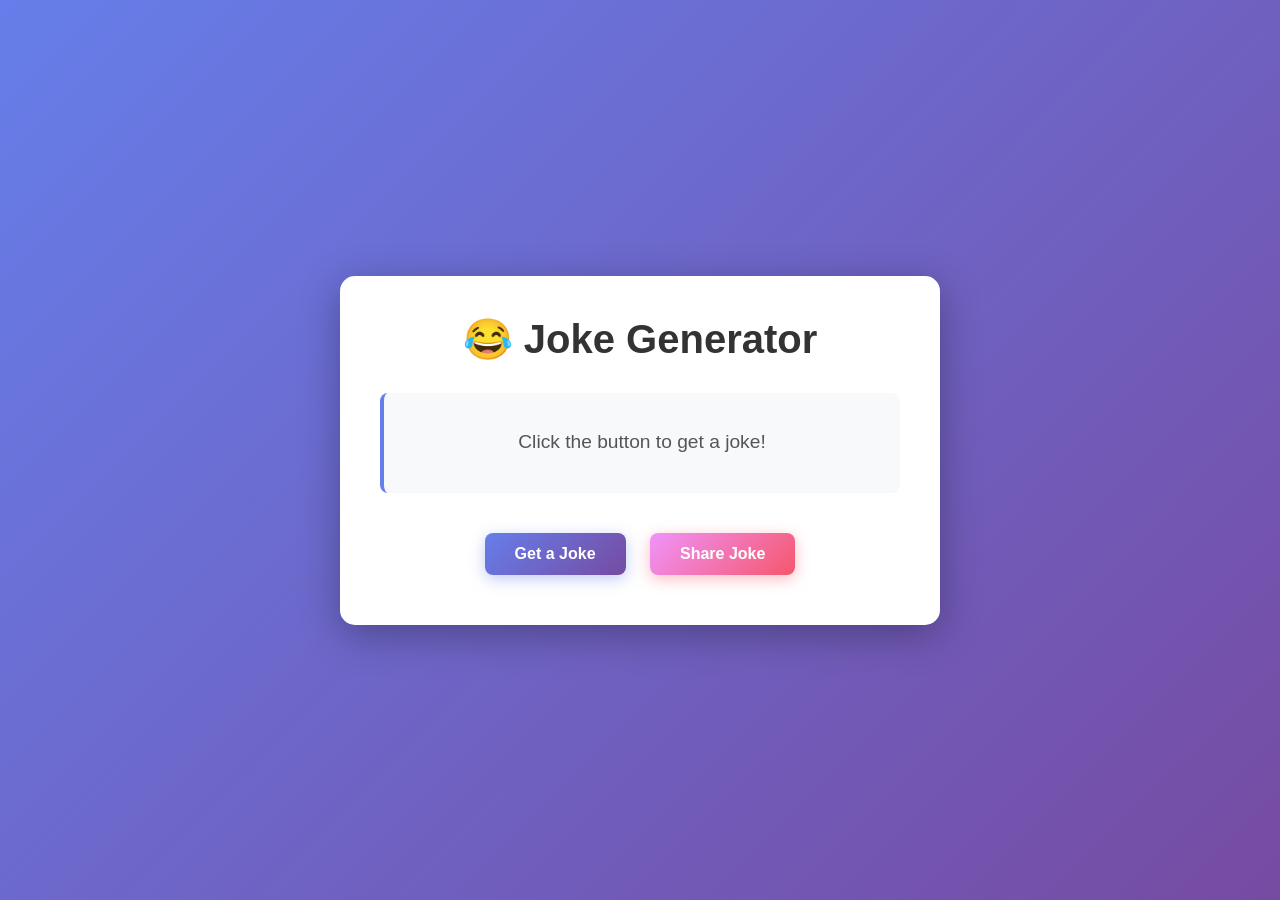
<file: index.html>
<!DOCTYPE html>
<html lang="en">
<head>
    <meta charset="UTF-8">
    <meta name="viewport" content="width=device-width, initial-scale=1.0">
    <title>Random Joke Generator</title>
    <link rel="stylesheet" href="styles.css">
</head>
<body>
    <div class="container">
        <div class="joke-card">
            <h1>😂 Joke Generator</h1>
            <div id="joke-display" class="joke-display">
                <p id="joke-text">Click the button to get a joke!</p>
            </div>
            <button id="generate-btn" class="btn">Get a Joke</button>
            <button id="share-btn" class="btn btn-secondary">Share Joke</button>
        </div>
    </div>
    <script src="script.js"></script>
</body>
</html>
</file>
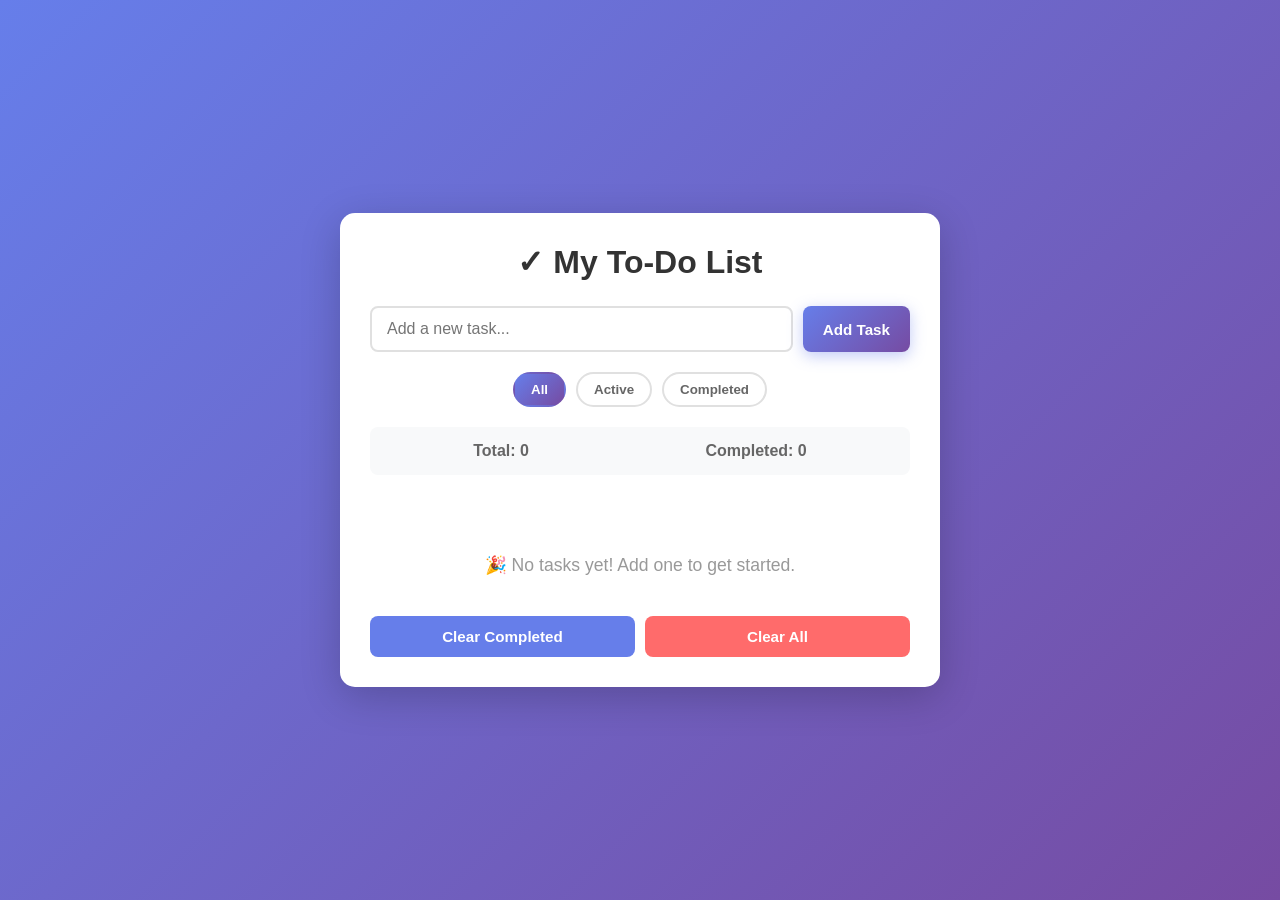
<file: todo-index.html>
<!DOCTYPE html>
<html lang="en">
<head>
    <meta charset="UTF-8">
    <meta name="viewport" content="width=device-width, initial-scale=1.0">
    <title>To-Do List App</title>
    <link rel="stylesheet" href="todo-styles.css">
</head>
<body>
    <div class="container">
        <div class="todo-card">
            <h1>✓ My To-Do List</h1>
            
            <div class="input-section">
                <input 
                    type="text" 
                    id="todo-input" 
                    class="todo-input" 
                    placeholder="Add a new task..."
                    autocomplete="off"
                >
                <button id="add-btn" class="btn btn-primary">Add Task</button>
            </div>

            <div class="filter-section">
                <button class="filter-btn active" data-filter="all">All</button>
                <button class="filter-btn" data-filter="active">Active</button>
                <button class="filter-btn" data-filter="completed">Completed</button>
            </div>

            <div class="stats">
                <span id="total-tasks">Total: 0</span>
                <span id="completed-tasks">Completed: 0</span>
            </div>

            <ul id="todo-list" class="todo-list">
                <!-- Tasks will be added here dynamically -->
            </ul>

            <div class="empty-state" id="empty-state">
                <p>🎉 No tasks yet! Add one to get started.</p>
            </div>

            <div class="actions">
                <button id="clear-completed-btn" class="btn btn-secondary">Clear Completed</button>
                <button id="clear-all-btn" class="btn btn-danger">Clear All</button>
            </div>
        </div>
    </div>

    <script src="todo-script.js"></script>
</body>
</html>
</file>
<file: styles.css>
* {
    margin: 0;
    padding: 0;
    box-sizing: border-box;
}

body {
    font-family: 'Segoe UI', Tahoma, Geneva, Verdana, sans-serif;
    background: linear-gradient(135deg, #667eea 0%, #764ba2 100%);
    min-height: 100vh;
    display: flex;
    justify-content: center;
    align-items: center;
    padding: 20px;
}

.container {
    width: 100%;
    max-width: 600px;
}

.joke-card {
    background: white;
    border-radius: 15px;
    box-shadow: 0 10px 40px rgba(0, 0, 0, 0.3);
    padding: 40px;
    text-align: center;
    animation: slideIn 0.5s ease-out;
}

@keyframes slideIn {
    from {
        opacity: 0;
        transform: translateY(-20px);
    }
    to {
        opacity: 1;
        transform: translateY(0);
    }
}

h1 {
    color: #333;
    margin-bottom: 30px;
    font-size: 2.5rem;
}

.joke-display {
    background: #f8f9fa;
    border-left: 4px solid #667eea;
    padding: 25px;
    margin: 30px 0;
    border-radius: 8px;
    min-height: 100px;
    display: flex;
    align-items: center;
    justify-content: center;
}

#joke-text {
    font-size: 1.2rem;
    color: #555;
    line-height: 1.6;
    font-weight: 500;
}

.btn {
    background: linear-gradient(135deg, #667eea 0%, #764ba2 100%);
    color: white;
    border: none;
    padding: 12px 30px;
    font-size: 1rem;
    border-radius: 8px;
    cursor: pointer;
    transition: all 0.3s ease;
    margin: 10px;
    font-weight: 600;
    box-shadow: 0 4px 15px rgba(102, 126, 234, 0.4);
}

.btn:hover {
    transform: translateY(-2px);
    box-shadow: 0 6px 20px rgba(102, 126, 234, 0.6);
}

.btn:active {
    transform: translateY(0);
}

.btn-secondary {
    background: linear-gradient(135deg, #f093fb 0%, #f5576c 100%);
    box-shadow: 0 4px 15px rgba(245, 87, 108, 0.4);
}

.btn-secondary:hover {
    box-shadow: 0 6px 20px rgba(245, 87, 108, 0.6);
}

.btn:disabled {
    opacity: 0.6;
    cursor: not-allowed;
    transform: none;
}

@media (max-width: 600px) {
    .joke-card {
        padding: 25px;
    }

    h1 {
        font-size: 1.8rem;
        margin-bottom: 20px;
    }

    .joke-display {
        padding: 20px;
        min-height: 80px;
    }

    #joke-text {
        font-size: 1rem;
    }

    .btn {
        padding: 10px 20px;
        font-size: 0.9rem;
        width: 100%;
    }
}
</file>
<file: todo-styles.css>
* {
    margin: 0;
    padding: 0;
    box-sizing: border-box;
}

body {
    font-family: 'Segoe UI', Tahoma, Geneva, Verdana, sans-serif;
    background: linear-gradient(135deg, #667eea 0%, #764ba2 100%);
    min-height: 100vh;
    display: flex;
    justify-content: center;
    align-items: center;
    padding: 20px;
}

.container {
    width: 100%;
    max-width: 600px;
}

.todo-card {
    background: white;
    border-radius: 15px;
    box-shadow: 0 10px 40px rgba(0, 0, 0, 0.2);
    padding: 30px;
    animation: slideIn 0.5s ease-out;
}

@keyframes slideIn {
    from {
        opacity: 0;
        transform: translateY(-20px);
    }
    to {
        opacity: 1;
        transform: translateY(0);
    }
}

@keyframes fadeIn {
    from {
        opacity: 0;
    }
    to {
        opacity: 1;
    }
}

h1 {
    color: #333;
    margin-bottom: 25px;
    font-size: 2rem;
    text-align: center;
}

.input-section {
    display: flex;
    gap: 10px;
    margin-bottom: 20px;
}

.todo-input {
    flex: 1;
    padding: 12px 15px;
    border: 2px solid #e0e0e0;
    border-radius: 8px;
    font-size: 1rem;
    transition: border-color 0.3s ease;
}

.todo-input:focus {
    outline: none;
    border-color: #667eea;
    box-shadow: 0 0 0 3px rgba(102, 126, 234, 0.1);
}

.btn {
    padding: 12px 20px;
    border: none;
    border-radius: 8px;
    cursor: pointer;
    font-weight: 600;
    transition: all 0.3s ease;
    font-size: 0.95rem;
}

.btn-primary {
    background: linear-gradient(135deg, #667eea 0%, #764ba2 100%);
    color: white;
    box-shadow: 0 4px 15px rgba(102, 126, 234, 0.4);
}

.btn-primary:hover {
    transform: translateY(-2px);
    box-shadow: 0 6px 20px rgba(102, 126, 234, 0.6);
}

.btn-primary:active {
    transform: translateY(0);
}

.filter-section {
    display: flex;
    gap: 10px;
    margin-bottom: 20px;
    justify-content: center;
}

.filter-btn {
    padding: 8px 16px;
    border: 2px solid #e0e0e0;
    background: white;
    border-radius: 20px;
    cursor: pointer;
    font-weight: 600;
    transition: all 0.3s ease;
    color: #666;
}

.filter-btn:hover {
    border-color: #667eea;
    color: #667eea;
}

.filter-btn.active {
    background: linear-gradient(135deg, #667eea 0%, #764ba2 100%);
    color: white;
    border-color: transparent;
}

.stats {
    display: flex;
    justify-content: space-around;
    padding: 15px;
    background: #f8f9fa;
    border-radius: 8px;
    margin-bottom: 20px;
    font-weight: 600;
    color: #666;
}

.todo-list {
    list-style: none;
    margin-bottom: 20px;
    max-height: 400px;
    overflow-y: auto;
}

.todo-item {
    display: flex;
    align-items: center;
    padding: 15px;
    background: #f8f9fa;
    border-radius: 8px;
    margin-bottom: 10px;
    gap: 10px;
    animation: fadeIn 0.3s ease;
    transition: all 0.3s ease;
}

.todo-item:hover {
    background: #f0f1f5;
    transform: translateX(5px);
}

.todo-item.completed {
    opacity: 0.6;
}

.todo-item.completed .todo-text {
    text-decoration: line-through;
    color: #999;
}

.checkbox {
    width: 22px;
    height: 22px;
    cursor: pointer;
    accent-color: #667eea;
}

.todo-text {
    flex: 1;
    color: #333;
    font-size: 1rem;
    word-break: break-word;
}

.priority {
    padding: 4px 10px;
    border-radius: 20px;
    font-size: 0.75rem;
    font-weight: 600;
    text-transform: uppercase;
}

.priority.high {
    background: #ffebee;
    color: #c62828;
}

.priority.medium {
    background: #fff3e0;
    color: #e65100;
}

.priority.low {
    background: #e8f5e9;
    color: #2e7d32;
}

.delete-btn {
    background: #ff6b6b;
    color: white;
    border: none;
    padding: 6px 12px;
    border-radius: 6px;
    cursor: pointer;
    font-weight: 600;
    transition: all 0.3s ease;
}

.delete-btn:hover {
    background: #ff5252;
    transform: scale(1.05);
}

.empty-state {
    text-align: center;
    padding: 40px 20px;
    color: #999;
    font-size: 1.1rem;
    display: none;
}

.empty-state.show {
    display: block;
}

.actions {
    display: flex;
    gap: 10px;
    justify-content: center;
}

.btn-secondary {
    background: #667eea;
    color: white;
    flex: 1;
}

.btn-secondary:hover {
    background: #5568d3;
}

.btn-danger {
    background: #ff6b6b;
    color: white;
    flex: 1;
}

.btn-danger:hover {
    background: #ff5252;
}

/* Scrollbar styling */
.todo-list::-webkit-scrollbar {
    width: 8px;
}

.todo-list::-webkit-scrollbar-track {
    background: #f1f1f1;
    border-radius: 10px;
}

.todo-list::-webkit-scrollbar-thumb {
    background: #667eea;
    border-radius: 10px;
}

.todo-list::-webkit-scrollbar-thumb:hover {
    background: #764ba2;
}

@media (max-width: 600px) {
    .todo-card {
        padding: 20px;
    }

    h1 {
        font-size: 1.5rem;
        margin-bottom: 20px;
    }

    .input-section {
        flex-direction: column;
    }

    .btn {
        width: 100%;
    }

    .filter-section {
        flex-wrap: wrap;
    }

    .filter-btn {
        flex: 1;
        min-width: 80px;
    }

    .stats {
        flex-direction: column;
        gap: 10px;
    }

    .todo-list {
        max-height: 300px;
    }

    .actions {
        flex-direction: column;
    }
}
</file>
